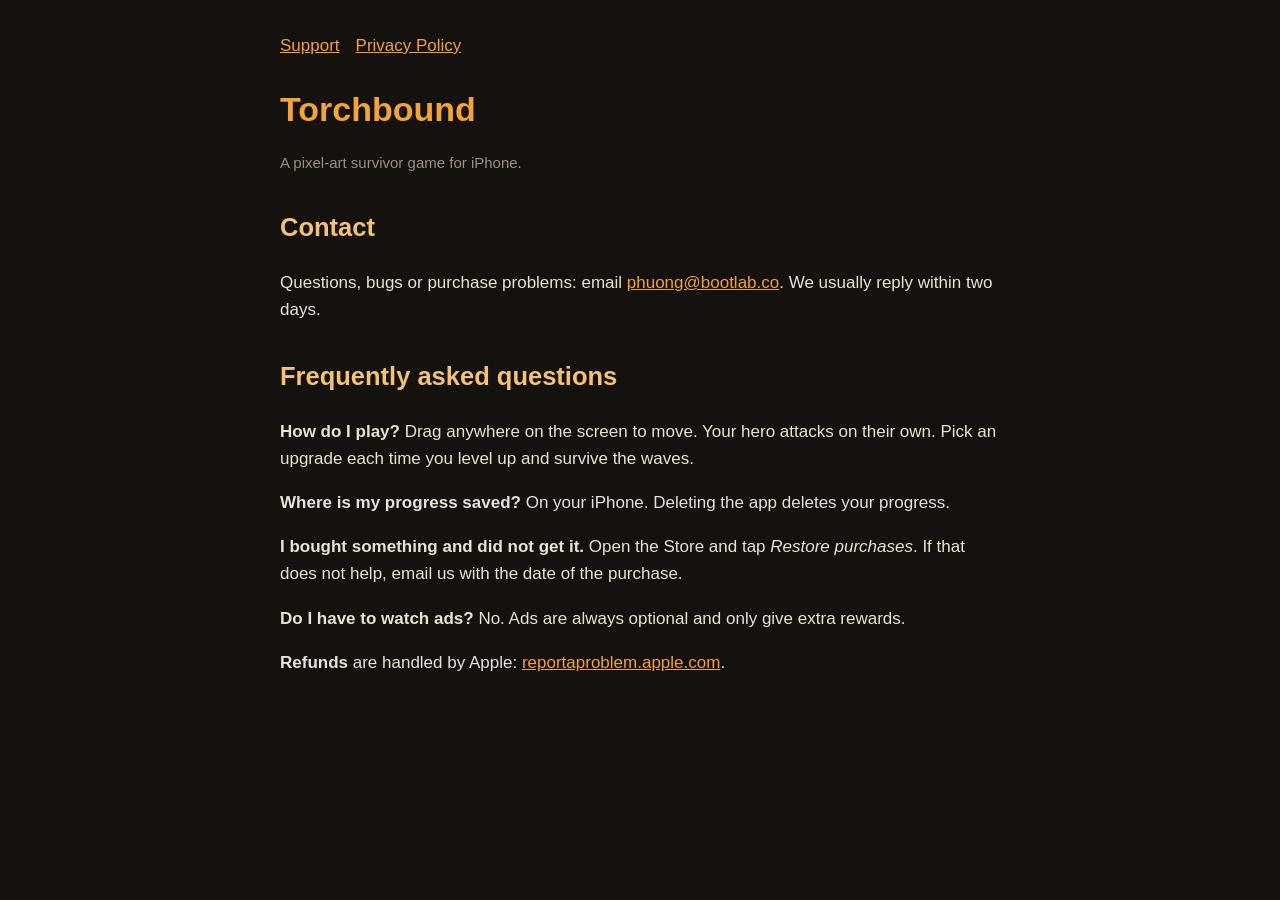
<file: index.html>
<!doctype html>
<html lang="en">
<head>
<meta charset="utf-8">
<meta name="viewport" content="width=device-width, initial-scale=1">
<title>Torchbound Support</title>
<link rel="stylesheet" href="style.css">
</head>
<body><main>
<nav><a href="index.html">Support</a><a href="privacy.html">Privacy Policy</a></nav>
<h1>Torchbound</h1>
<p class="muted">A pixel-art survivor game for iPhone.</p>

<h2>Contact</h2>
<p>Questions, bugs or purchase problems: email <a href="mailto:phuong@bootlab.co">phuong@bootlab.co</a>. We usually reply within two days.</p>

<h2>Frequently asked questions</h2>
<p><strong>How do I play?</strong> Drag anywhere on the screen to move. Your hero attacks on their own. Pick an upgrade each time you level up and survive the waves.</p>
<p><strong>Where is my progress saved?</strong> On your iPhone. Deleting the app deletes your progress.</p>
<p><strong>I bought something and did not get it.</strong> Open the Store and tap <em>Restore purchases</em>. If that does not help, email us with the date of the purchase.</p>
<p><strong>Do I have to watch ads?</strong> No. Ads are always optional and only give extra rewards.</p>
<p><strong>Refunds</strong> are handled by Apple: <a href="https://reportaproblem.apple.com">reportaproblem.apple.com</a>.</p>
</main></body>
</html>
</file>
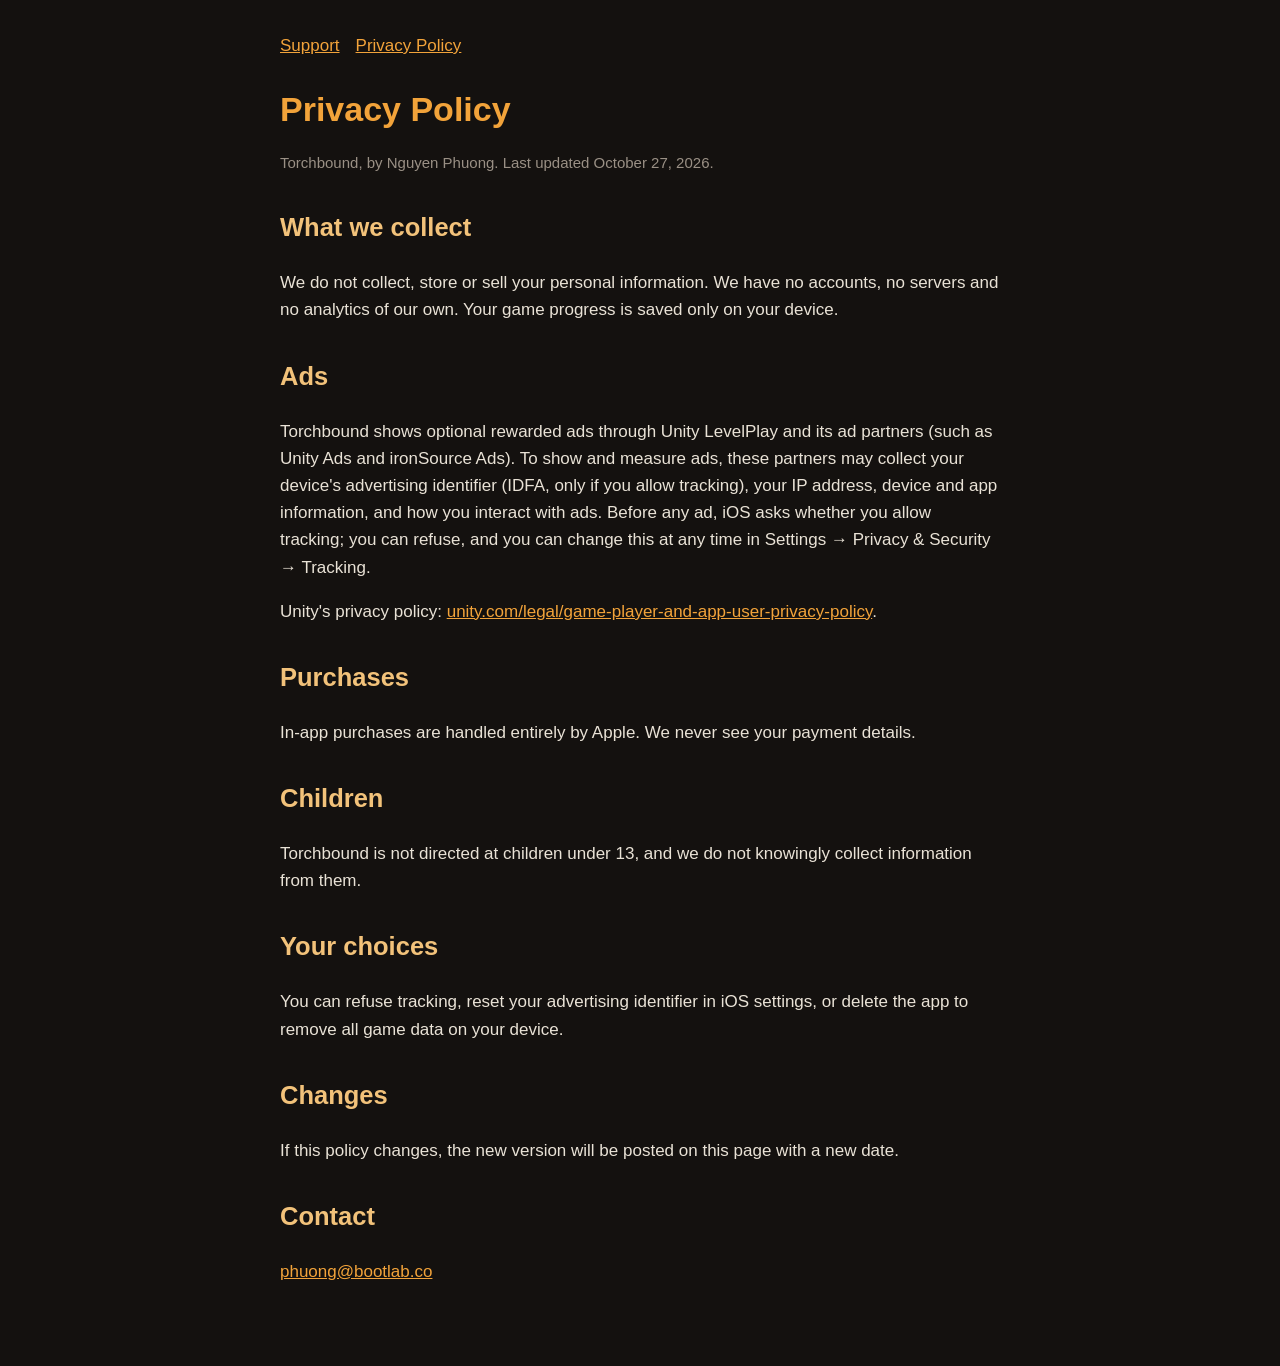
<file: privacy.html>
<!doctype html>
<html lang="en">
<head>
<meta charset="utf-8">
<meta name="viewport" content="width=device-width, initial-scale=1">
<title>Torchbound Privacy Policy</title>
<link rel="stylesheet" href="style.css">
</head>
<body><main>
<nav><a href="index.html">Support</a><a href="privacy.html">Privacy Policy</a></nav>
<h1>Privacy Policy</h1>
<p class="muted">Torchbound, by Nguyen Phuong. Last updated October 27, 2026.</p>

<h2>What we collect</h2>
<p>We do not collect, store or sell your personal information. We have no accounts, no servers and no analytics of our own. Your game progress is saved only on your device.</p>

<h2>Ads</h2>
<p>Torchbound shows optional rewarded ads through Unity LevelPlay and its ad partners (such as Unity Ads and ironSource Ads). To show and measure ads, these partners may collect your device's advertising identifier (IDFA, only if you allow tracking), your IP address, device and app information, and how you interact with ads. Before any ad, iOS asks whether you allow tracking; you can refuse, and you can change this at any time in Settings &rarr; Privacy &amp; Security &rarr; Tracking.</p>
<p>Unity's privacy policy: <a href="https://unity.com/legal/game-player-and-app-user-privacy-policy">unity.com/legal/game-player-and-app-user-privacy-policy</a>.</p>

<h2>Purchases</h2>
<p>In-app purchases are handled entirely by Apple. We never see your payment details.</p>

<h2>Children</h2>
<p>Torchbound is not directed at children under 13, and we do not knowingly collect information from them.</p>

<h2>Your choices</h2>
<p>You can refuse tracking, reset your advertising identifier in iOS settings, or delete the app to remove all game data on your device.</p>

<h2>Changes</h2>
<p>If this policy changes, the new version will be posted on this page with a new date.</p>

<h2>Contact</h2>
<p><a href="mailto:phuong@bootlab.co">phuong@bootlab.co</a></p>
</main></body>
</html>
</file>
<file: style.css>
:root { color-scheme: dark; }
body { margin: 0; background: #14110f; color: #e9e2d6; font: 17px/1.6 -apple-system, BlinkMacSystemFont, "Segoe UI", sans-serif; }
main { max-width: 720px; margin: 0 auto; padding: 32px 16px 64px; }
h1 { color: #f2a33a; margin-bottom: 4px; }
h2 { color: #f2c27a; margin-top: 32px; }
a { color: #f2a33a; }
.muted { color: #9a9085; font-size: 15px; }
nav a { margin-right: 16px; }
</file>
